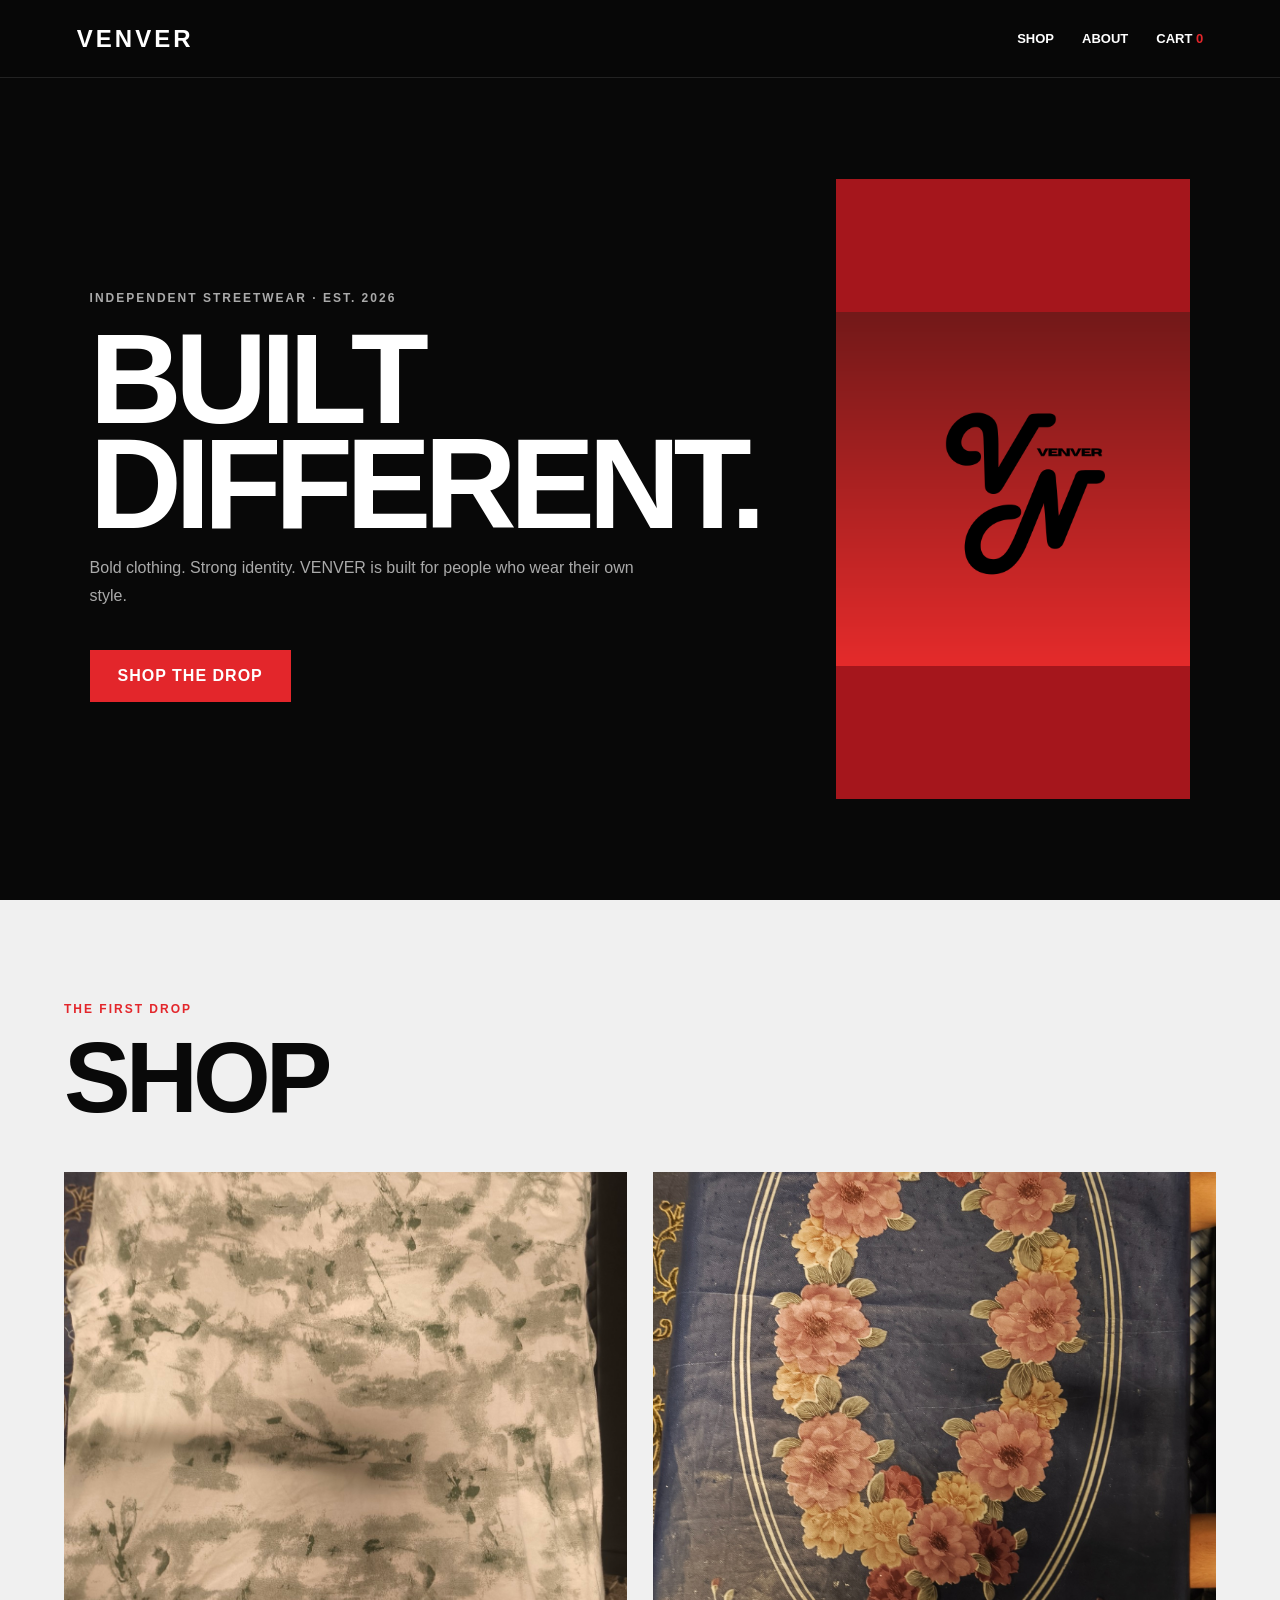
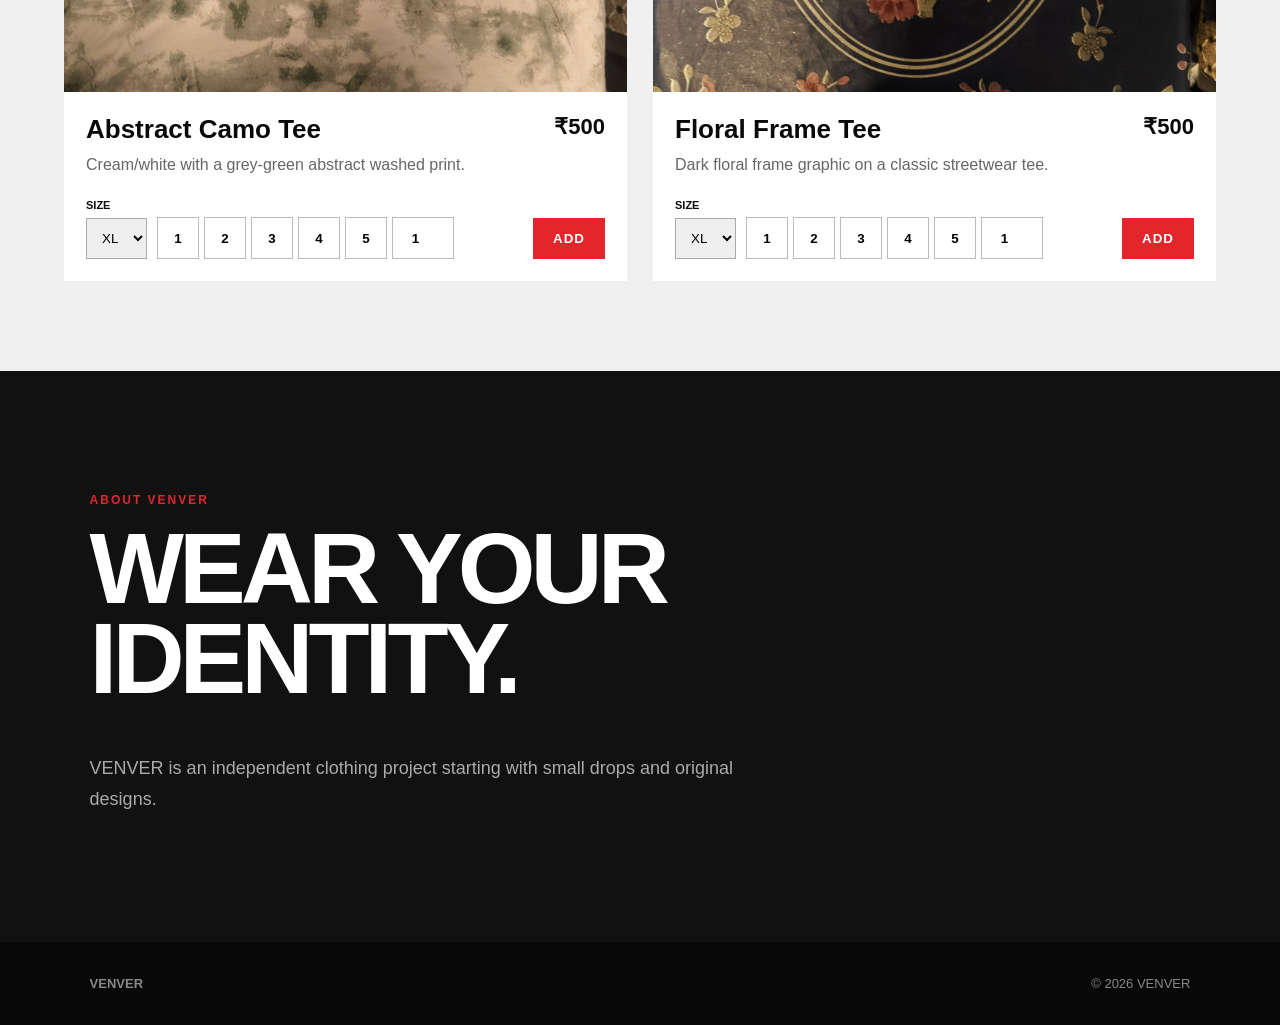
<file: index.html>
<!DOCTYPE html>
<html lang="en">
<head>
<meta charset="UTF-8">
<meta name="viewport" content="width=device-width, initial-scale=1.0">
<title>VENVER — Built Different</title>
  <link rel="icon" type="image/png" href="hero-logo-v2.png?v=3">
<link rel="stylesheet" href="style.css">
</head>
<body>
<header class="navbar">
  <a class="brand" href="index.html">VENVER</a>
  <nav>
    <a href="#shop">SHOP</a>
    <a href="#about">ABOUT</a>
    <a href="cart.html">CART <span id="cartCount">0</span></a>
  </nav>
</header>

<section class="hero">
  <div class="hero-copy">
    <p class="eyebrow">INDEPENDENT STREETWEAR · EST. 2026</p>
    <h1>BUILT<br>DIFFERENT.</h1>
    <p>Bold clothing. Strong identity. VENVER is built for people who wear their own style.</p>
    <a class="button" href="#shop">SHOP THE DROP</a>
  </div>
  <div class="hero-panel">
    <img src="hero-logo-v2.png" alt="VENVER logo">
  </div>
</section>

<section class="shop" id="shop">
  <p class="eyebrow">THE FIRST DROP</p>
  <h2>SHOP</h2>
  <div class="products">
    <article class="product-card">
      <img src="images/product1.jpg" alt="Abstract Camo Tee">
      <div class="product-info">
        <div><h3>Abstract Camo Tee</h3><p>Cream/white with a grey-green abstract washed print.</p></div>
        <strong>₹500</strong>
      </div>
      <div class="buy-row">
        <label>SIZE<select><option>XL</option></select></label>
        <div class="qty">
          <button type="button" data-value="1">1</button>
          <button type="button" data-value="2">2</button>
          <button type="button" data-value="3">3</button>
          <button type="button" data-value="4">4</button>
          <button type="button" data-value="5">5</button>
          <input type="number" min="1" value="1" aria-label="Quantity">
        </div>
        <button class="button add" data-key="camo">ADD</button>
      </div>
    </article>

    <article class="product-card">
      <img src="images/sample2.jpg" alt="Floral Frame Tee">
      <div class="product-info">
        <div><h3>Floral Frame Tee</h3><p>Dark floral frame graphic on a classic streetwear tee.</p></div>
        <strong>₹500</strong>
      </div>
      <div class="buy-row">
        <label>SIZE<select><option>XL</option></select></label>
        <div class="qty">
          <button type="button" data-value="1">1</button>
          <button type="button" data-value="2">2</button>
          <button type="button" data-value="3">3</button>
          <button type="button" data-value="4">4</button>
          <button type="button" data-value="5">5</button>
          <input type="number" min="1" value="1" aria-label="Quantity">
        </div>
        <button class="button add" data-key="floral">ADD</button>
      </div>
    </article>
  </div>
</section>

<section class="about" id="about">
  <p class="eyebrow">ABOUT VENVER</p>
  <h2>WEAR YOUR<br>IDENTITY.</h2>
  <p>VENVER is an independent clothing project starting with small drops and original designs.</p>
</section>

<footer><strong>VENVER</strong><span>© 2026 VENVER</span></footer>
<script src="script.js"></script>
</body>
</html>
</file>
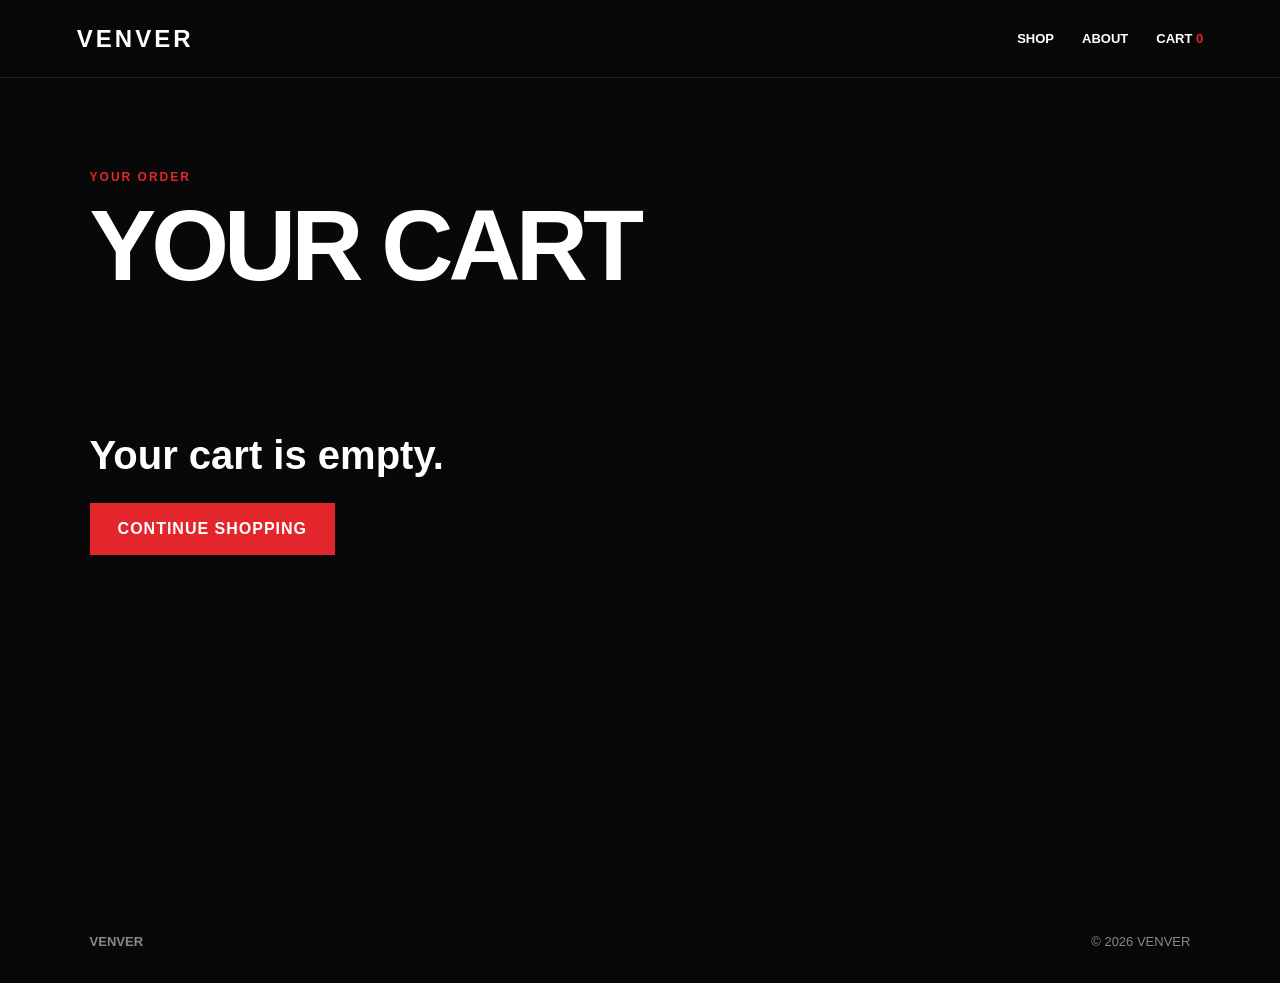
<file: cart.html>
<!DOCTYPE html>
<html lang="en">
<head>
<meta charset="UTF-8">
<meta name="viewport" content="width=device-width, initial-scale=1.0">
<title>VENVER — Cart</title>
<link rel="stylesheet" href="style.css">
</head>
<body>
<header class="navbar">
  <a class="brand" href="index.html">VENVER</a>
  <nav><a href="index.html#shop">SHOP</a><a href="index.html#about">ABOUT</a><a href="cart.html">CART <span id="cartCount">0</span></a></nav>
</header>

<main class="cart-page">
  <p class="eyebrow">YOUR ORDER</p>
  <h1>YOUR CART</h1>
  <div id="empty" class="empty"><h2>Your cart is empty.</h2><a class="button" href="index.html#shop">CONTINUE SHOPPING</a></div>
  <div id="layout" class="cart-layout hidden">
    <section id="items" class="items"></section>
    <aside class="summary">
      <p class="eyebrow">ORDER SUMMARY</p>
      <div><span>Subtotal</span><strong id="subtotal">₹0</strong></div>
      <div><span>Shipping</span><span>Calculated at checkout</span></div>
      <hr>
      <div class="total"><span>Total</span><strong id="total">₹0</strong></div>
      <button id="checkout" class="button full">CHECKOUT</button>
      <p class="note">Demo checkout for now — payments and delivery can be connected later.</p>
    </aside>
  </div>
</main>

<footer><strong>VENVER</strong><span>© 2026 VENVER</span></footer>
<script src="script.js"></script>
</body>
</html>
</file>
<file: style.css>
*{box-sizing:border-box}html{scroll-behavior:smooth}body{margin:0;font-family:Arial,Helvetica,sans-serif;background:#080808;color:#fff}a{color:inherit;text-decoration:none}.navbar{height:78px;padding:0 6vw;display:flex;align-items:center;justify-content:space-between;border-bottom:1px solid #222;position:sticky;top:0;background:#080808ee;backdrop-filter:blur(12px);z-index:10}.brand{font-weight:900;letter-spacing:3px;font-size:24px}nav{display:flex;gap:28px;font-size:13px;font-weight:900}nav a:hover{opacity:.7}nav span{color:#e3262b}.hero{min-height:calc(100vh - 78px);display:grid;grid-template-columns:1fr 1fr;gap:6vw;align-items:center;padding:70px 7vw}.hero-copy p{max-width:560px;color:#aaa;line-height:1.7}.eyebrow{font-size:12px;font-weight:900;letter-spacing:2px;color:#e3262b}.hero h1{font-size:clamp(62px,10vw,140px);line-height:.82;letter-spacing:-7px;margin:18px 0}.button{display:inline-block;border:0;background:#e3262b;color:#fff;padding:17px 28px;font-weight:900;text-transform:uppercase;letter-spacing:1px;cursor:pointer}.hero .button{margin-top:25px}.hero-panel{background:#a5161c;min-height:620px;display:flex;align-items:center;justify-content:center;overflow:hidden}.hero-panel img{width:100%;height:100%;object-fit:cover;display:block}.shop{padding:90px 5vw;background:#f0f0f0;color:#090909}.shop h2,.about h2,.cart-page>h1{font-size:clamp(52px,8vw,100px);line-height:.9;letter-spacing:-5px;margin:16px 0 50px}.products{display:grid;grid-template-columns:1fr 1fr;gap:26px}.product-card{background:#fff}.product-card>img{width:100%;height:520px;object-fit:cover;display:block}.product-info{display:flex;justify-content:space-between;gap:20px;padding:22px}.product-info h3{margin:0 0 8px;font-size:26px}.product-info p{margin:0;color:#666;line-height:1.5}.product-info>strong{font-size:22px}.buy-row{display:grid;grid-template-columns:auto 1fr auto;gap:10px;align-items:end;padding:0 22px 22px}.buy-row label{font-size:11px;font-weight:900}.buy-row select{display:block;margin-top:7px;padding:11px;border:1px solid #aaa}.qty{display:flex;gap:5px;flex-wrap:wrap}.qty button,.qty input{height:42px;min-width:42px;border:1px solid #bbb;background:#fff;text-align:center;font-weight:800}.qty input{width:62px}.add{padding:13px 20px}.about{padding:110px 7vw;background:#111}.about h2{color:#fff}.about>p:last-child{max-width:650px;color:#aaa;line-height:1.7;font-size:18px}footer{padding:34px 7vw;display:flex;justify-content:space-between;color:#888;background:#080808;font-size:13px}.cart-page{min-height:calc(100vh - 78px);padding:80px 7vw}.empty{padding:60px 0}.empty h2{font-size:40px;margin-bottom:25px}.cart-layout{display:grid;grid-template-columns:1.7fr .8fr;gap:50px}.hidden{display:none}.items{border-top:1px solid #333}.cart-item{display:grid;grid-template-columns:180px 1fr auto;gap:25px;padding:28px 0;border-bottom:1px solid #333}.cart-item img{width:180px;height:210px;object-fit:cover}.cart-item h2{margin:9px 0 15px}.cart-item p{color:#aaa}.controls{display:flex;gap:6px;align-items:center;margin-top:18px;flex-wrap:wrap}.controls button,.controls input{height:40px;min-width:40px;border:1px solid #555;background:#111;color:#fff;text-align:center}.controls input{width:65px}.controls .remove{border:0;color:#e3262b;text-decoration:underline;background:none;font-weight:900}.summary{background:#171717;padding:30px;height:max-content}.summary>div{display:flex;justify-content:space-between;padding:16px 0;border-bottom:1px solid #333}.summary .total{font-size:22px;border:0}.summary hr{border:0;border-top:1px solid #333}.full{width:100%;max-width:none}.note{color:#777;font-size:12px;line-height:1.5}.summary .button{margin-top:14px}@media(max-width:800px){.hero,.products,.cart-layout{grid-template-columns:1fr}.hero{padding:50px 5vw}.hero-panel{min-height:auto}.product-card>img{height:440px}.buy-row{grid-template-columns:1fr}.cart-item{grid-template-columns:100px 1fr}.cart-item img{width:100px;height:125px}.cart-item>strong{grid-column:2}.shop,.about,.cart-page{padding:70px 5vw}nav{gap:14px;font-size:10px}.navbar{padding:0 5vw}footer{flex-direction:column;gap:10px}}
</file>
